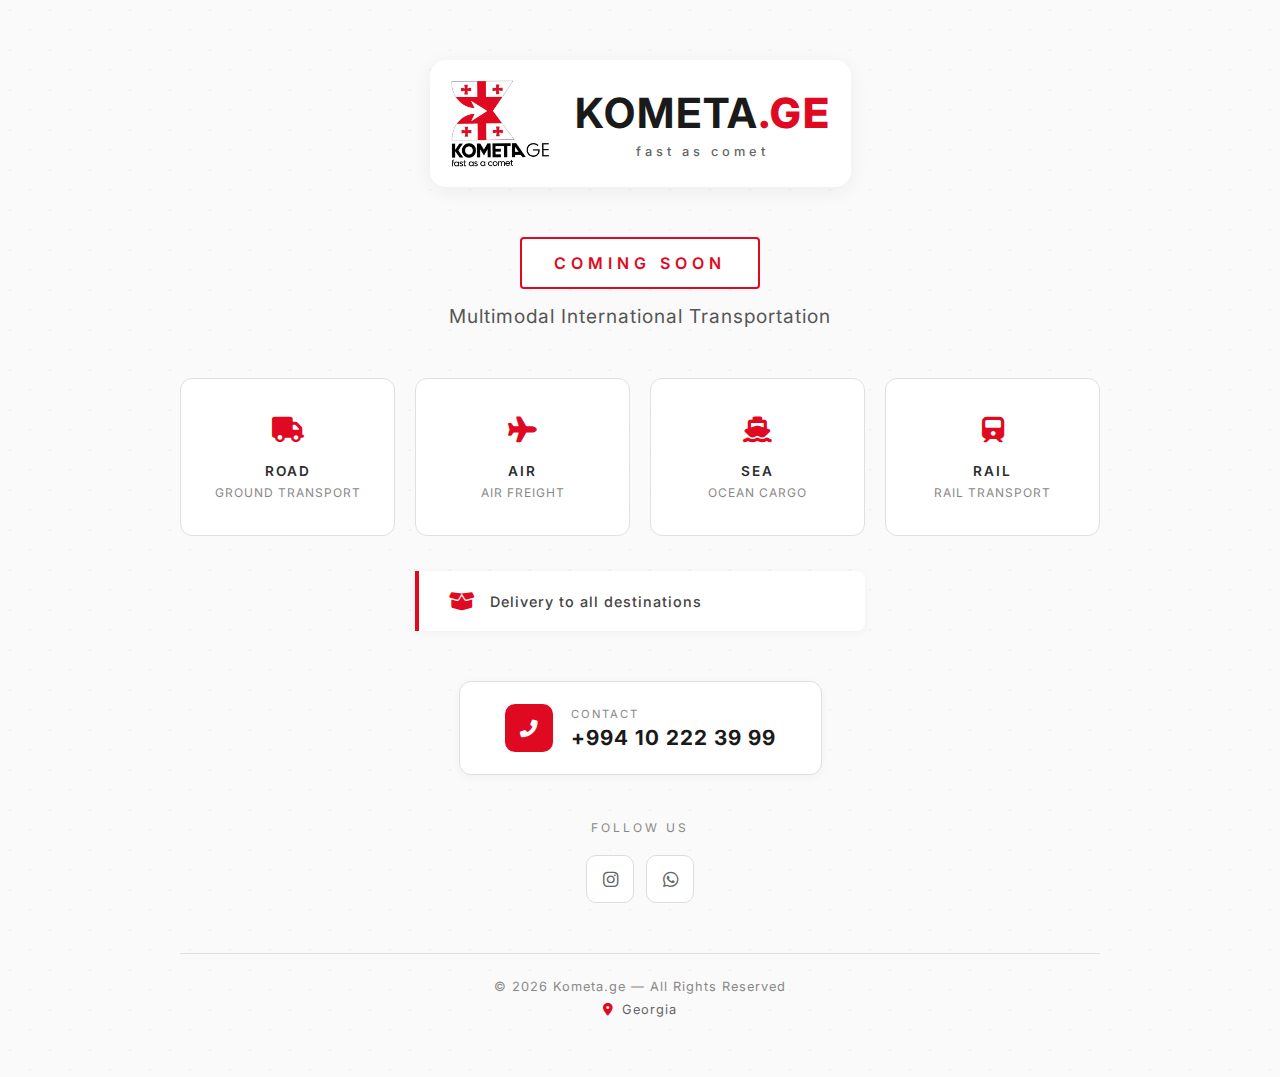
<file: index.html>
<!DOCTYPE html>
<html lang="en">
<head>
    <meta charset="UTF-8">
    <meta name="viewport" content="width=device-width, initial-scale=1.0">
    <link rel="shortcut icon" href="favicon.ico" type="image/x-icon">
    <title>Kometa.ge - Coming Soon | International Logistics</title>
    <link href="https://fonts.googleapis.com/css2?family=Inter:wght@300;400;500;600;700&display=swap" rel="stylesheet">
    <link rel="stylesheet" href="https://cdnjs.cloudflare.com/ajax/libs/font-awesome/6.4.0/css/all.min.css">
    <link rel="stylesheet" href="/assets/css/global.css">
</head>
<body>
    <div class="bg-pattern"></div>

    <div class="container">
        <!-- Logo Section -->
        <div class="logo-section">
            <div class="logo-container">
                <div class="logo-icon">
                
                    <img src="/assets/img/kometa-logo.svg"  loading="lazy" alt="">
                </div>
                <div>
                    <h1 class="company-name">KOMETA<span>.GE</span></h1>
                    <p class="tagline">Fast as Comet</p>
                </div>
            </div>
        </div>

        <!-- Main Content -->
        <div class="main-content">
            <div class="coming-soon">Coming Soon</div>
            <p class="subtitle">Multimodal International Transportation</p>
        </div>

        <!-- Services Section -->
        <div class="services-section">
            <div class="services-grid">
                <div class="service-card">
                    <div class="service-icon">
                        <i class="fas fa-truck"></i>
                    </div>
                    <div class="service-name">Road</div>
                    <div class="service-desc">Ground Transport</div>
                </div>
                <div class="service-card">
                    <div class="service-icon">
                        <i class="fas fa-plane"></i>
                    </div>
                    <div class="service-name">Air</div>
                    <div class="service-desc">Air Freight</div>
                </div>
                <div class="service-card">
                    <div class="service-icon">
                        <i class="fas fa-ship"></i>
                    </div>
                    <div class="service-name">Sea</div>
                    <div class="service-desc">Ocean Cargo</div>
                </div>
                <div class="service-card">
                    <div class="service-icon">
                        <i class="fas fa-train"></i>
                    </div>
                    <div class="service-name">Rail</div>
                    <div class="service-desc">Rail Transport</div>
                </div>
            </div>

            <div class="delivery-message">
                <i class="fas fa-box-open"></i>
                <span>Delivery to all destinations</span>
            </div>
        </div>

        <!-- Contact Section -->
        <div class="contact-section">
            <a href="tel:+994102223999" class="contact-card">
                <div class="contact-icon-main">
                    <i class="fas fa-phone-alt"></i>
                </div>
                <div class="contact-info">
                    <div class="contact-label">Contact</div>
                    <div class="contact-value">+994 10 222 39 99</div>
                </div>
            </a>
        </div>

        <!-- Social Media -->
        <div class="social-section">
            <p class="social-title">Follow Us</p>
            <div class="social-links">
                <a href="https://www.instagram.com/kometalogistics.ge/" target="_blank" class="social-link" aria-label="Instagram">
                    <i class="fab fa-instagram"></i>
                </a>
                <a href="https://wa.me/994102223999" target="_blank" class="social-link" aria-label="WhatsApp">
                    <i class="fab fa-whatsapp"></i>
                </a>
            </div>
        </div>

        <!-- Footer -->
        <div class="footer">
            <p class="footer-text">© 2026 Kometa.ge — All Rights Reserved</p>
            <div class="location">
                <i class="fas fa-map-marker-alt"></i>
                <span>Georgia</span>
            </div>
        </div>
    </div>
</body>
</html>
</file>
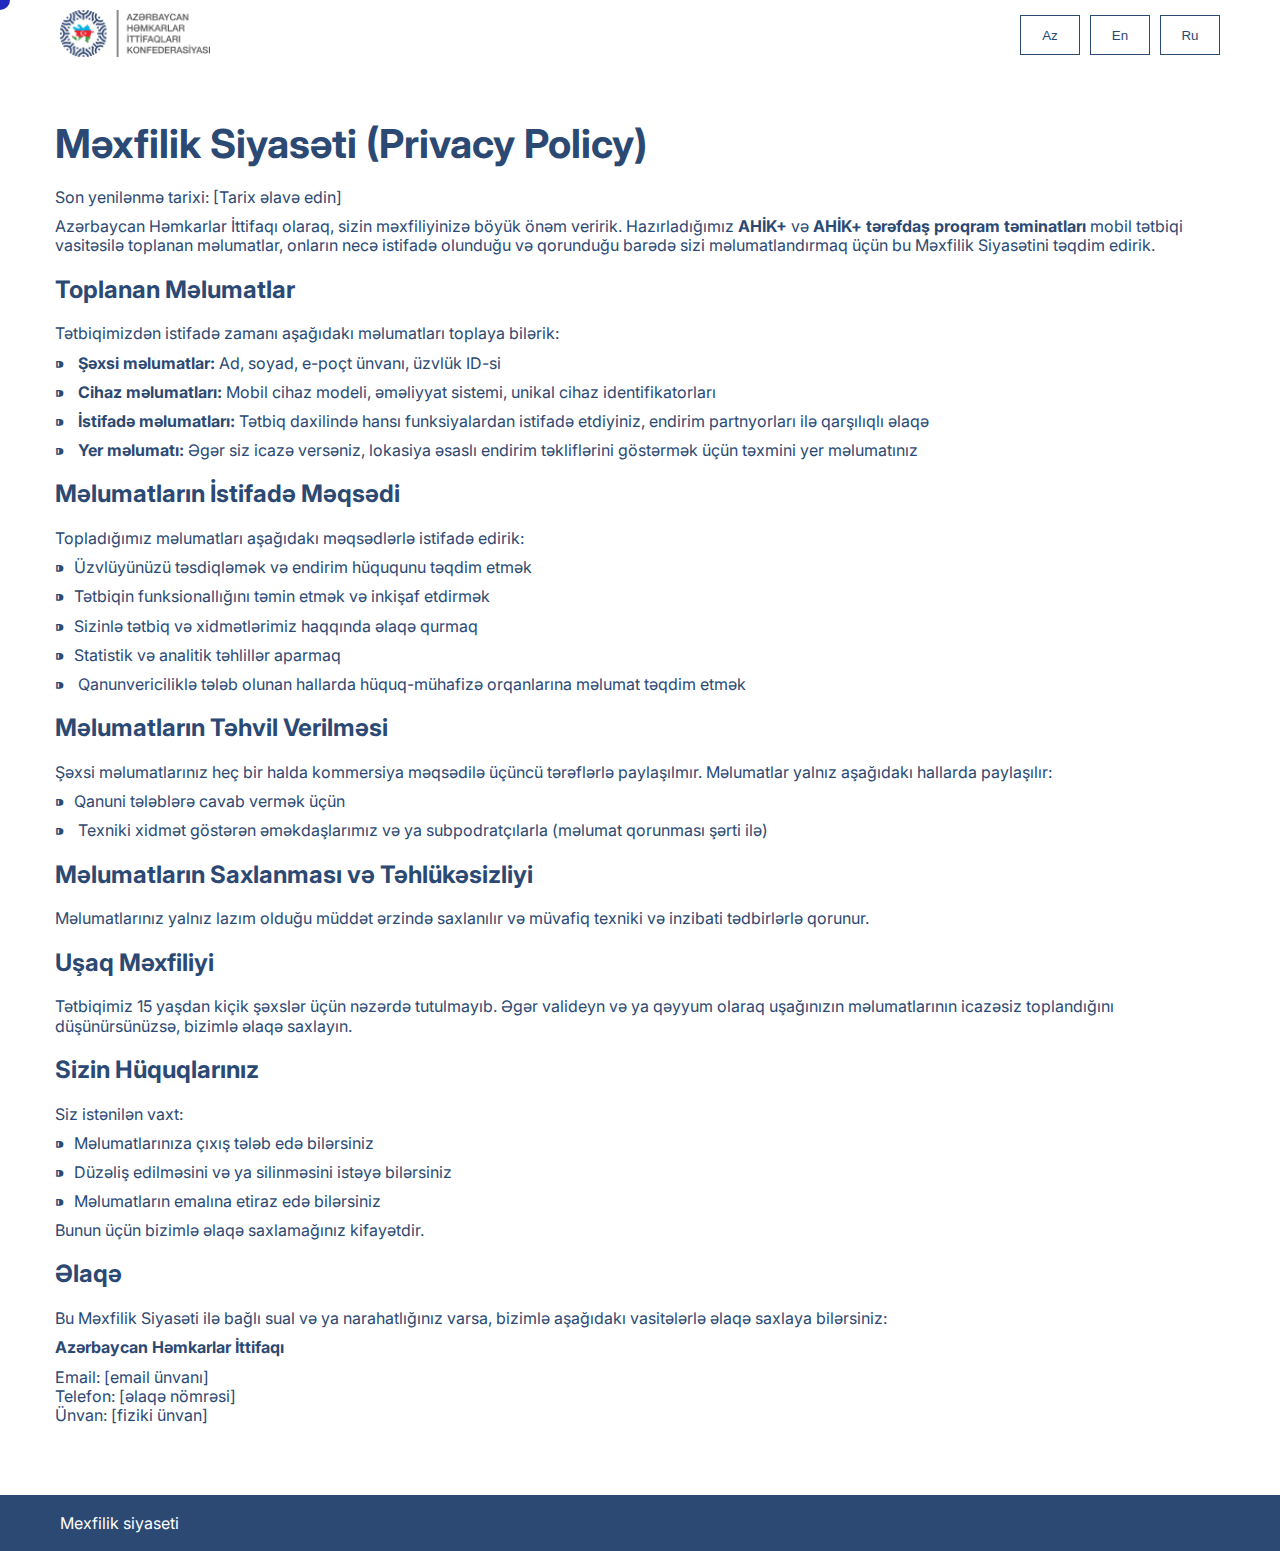
<file: privacy.html>
<!DOCTYPE html>
<html lang="en">
  <head>
    <meta charset="UTF-8" />
    <meta name="viewport" content="width=device-width, initial-scale=1.0" />
    <link rel="stylesheet" href="/assets/css/reset.css" />
    <link rel="stylesheet" href="/assets/css/style.css" />
    <link rel="preconnect" href="https://fonts.googleapis.com" />
    <link rel="preconnect" href="https://fonts.gstatic.com" crossorigin />
    <link
      href="https://fonts.googleapis.com/css2?family=Inter:ital,opsz,wght@0,14..32,100..900;1,14..32,100..900&display=swap"
      rel="stylesheet"
    />
    <script src="https://cdnjs.cloudflare.com/ajax/libs/gsap/3.11.4/gsap.min.js"></script>
    <script src="/assets/js/script.js"></script>
    <title>AHIIK-privacyF</title>
  </head>
  <body>
    <div class="cursor"></div>
    <div class="shape"></div>
    
    <header>
      <div class="container">
        <div class="header-wrapper">
          <a href="/">
            <img src="/assets/img/ahikLogo.png" alt="" />
          </a>

          <div class="language">
            <button class="lang-btn" onclick="changeLanguage('az')">Az</button>
            <button class="lang-btn" onclick="changeLanguage('en')">En</button>
            <button class="lang-btn" onclick="changeLanguage('ru')">Ru</button>
          </div>
        </div>
      </div>
    </header>
    <main>
      <section class="pravicy-section">
        <div class="container">
          <h1>Məxfilik Siyasəti (Privacy Policy)</h1>
          <div class="update-date">
            Son yenilənmə tarixi: [Tarix əlavə edin]
          </div>
          <p>
            Azərbaycan Həmkarlar İttifaqı olaraq, sizin məxfiliyinizə böyük önəm
            veririk. Hazırladığımız <strong>AHİK+</strong> və
            <strong>AHİK+ tərəfdaş proqram təminatları</strong> mobil tətbiqi
            vasitəsilə toplanan məlumatlar, onların necə istifadə olunduğu və
            qorunduğu barədə sizi məlumatlandırmaq üçün bu Məxfilik Siyasətini
            təqdim edirik.
          </p>

          <h2>Toplanan Məlumatlar</h2>
          <p>
            Tətbiqimizdən istifadə zamanı aşağıdakı məlumatları toplaya bilərik:
          </p>
          <ul>
            <li>
              <strong>Şəxsi məlumatlar:</strong> Ad, soyad, e-poçt ünvanı,
              üzvlük ID-si
            </li>
            <li>
              <strong>Cihaz məlumatları:</strong> Mobil cihaz modeli, əməliyyat
              sistemi, unikal cihaz identifikatorları
            </li>
            <li>
              <strong>İstifadə məlumatları:</strong> Tətbiq daxilində hansı
              funksiyalardan istifadə etdiyiniz, endirim partnyorları ilə
              qarşılıqlı əlaqə
            </li>
            <li>
              <strong>Yer məlumatı:</strong> Əgər siz icazə versəniz, lokasiya
              əsaslı endirim təkliflərini göstərmək üçün təxmini yer məlumatınız
            </li>
          </ul>

          <h2>Məlumatların İstifadə Məqsədi</h2>
          <p>Topladığımız məlumatları aşağıdakı məqsədlərlə istifadə edirik:</p>
          <ul>
            <li>Üzvlüyünüzü təsdiqləmək və endirim hüququnu təqdim etmək</li>
            <li>Tətbiqin funksionallığını təmin etmək və inkişaf etdirmək</li>
            <li>Sizinlə tətbiq və xidmətlərimiz haqqında əlaqə qurmaq</li>
            <li>Statistik və analitik təhlillər aparmaq</li>
            <li>
              Qanunvericiliklə tələb olunan hallarda hüquq-mühafizə orqanlarına
              məlumat təqdim etmək
            </li>
          </ul>

          <h2>Məlumatların Təhvil Verilməsi</h2>
          <p>
            Şəxsi məlumatlarınız heç bir halda kommersiya məqsədilə üçüncü
            tərəflərlə paylaşılmır. Məlumatlar yalnız aşağıdakı hallarda
            paylaşılır:
          </p>
          <ul>
            <li>Qanuni tələblərə cavab vermək üçün</li>
            <li>
              Texniki xidmət göstərən əməkdaşlarımız və ya subpodratçılarla
              (məlumat qorunması şərti ilə)
            </li>
          </ul>

          <h2>Məlumatların Saxlanması və Təhlükəsizliyi</h2>
          <p>
            Məlumatlarınız yalnız lazım olduğu müddət ərzində saxlanılır və
            müvafiq texniki və inzibati tədbirlərlə qorunur.
          </p>

          <h2>Uşaq Məxfiliyi</h2>
          <p>
            Tətbiqimiz 15 yaşdan kiçik şəxslər üçün nəzərdə tutulmayıb. Əgər
            valideyn və ya qəyyum olaraq uşağınızın məlumatlarının icazəsiz
            toplandığını düşünürsünüzsə, bizimlə əlaqə saxlayın.
          </p>

          <h2>Sizin Hüquqlarınız</h2>
          <p>Siz istənilən vaxt:</p>
          <ul>
            <li>Məlumatlarınıza çıxış tələb edə bilərsiniz</li>
            <li>Düzəliş edilməsini və ya silinməsini istəyə bilərsiniz</li>
            <li>Məlumatların emalına etiraz edə bilərsiniz</li>
          </ul>
          <p>Bunun üçün bizimlə əlaqə saxlamağınız kifayətdir.</p>

          <h2>Əlaqə</h2>
          <div class="contact-info">
            <p>
              Bu Məxfilik Siyasəti ilə bağlı sual və ya narahatlığınız varsa,
              bizimlə aşağıdakı vasitələrlə əlaqə saxlaya bilərsiniz:
            </p>
            <p>
              <strong>Azərbaycan Həmkarlar İttifaqı</strong><br />
              Email: [email ünvanı]<br />
              Telefon: [əlaqə nömrəsi]<br />
              Ünvan: [fiziki ünvan]
            </p>
          </div>
        </div>
      </section>
    </main>
    <footer>
      <div class="container">
        <a href="" id="privacyText">Mexfilik siyaseti</a>
      </div>
    </footer>
  </body>
</html>
</file>
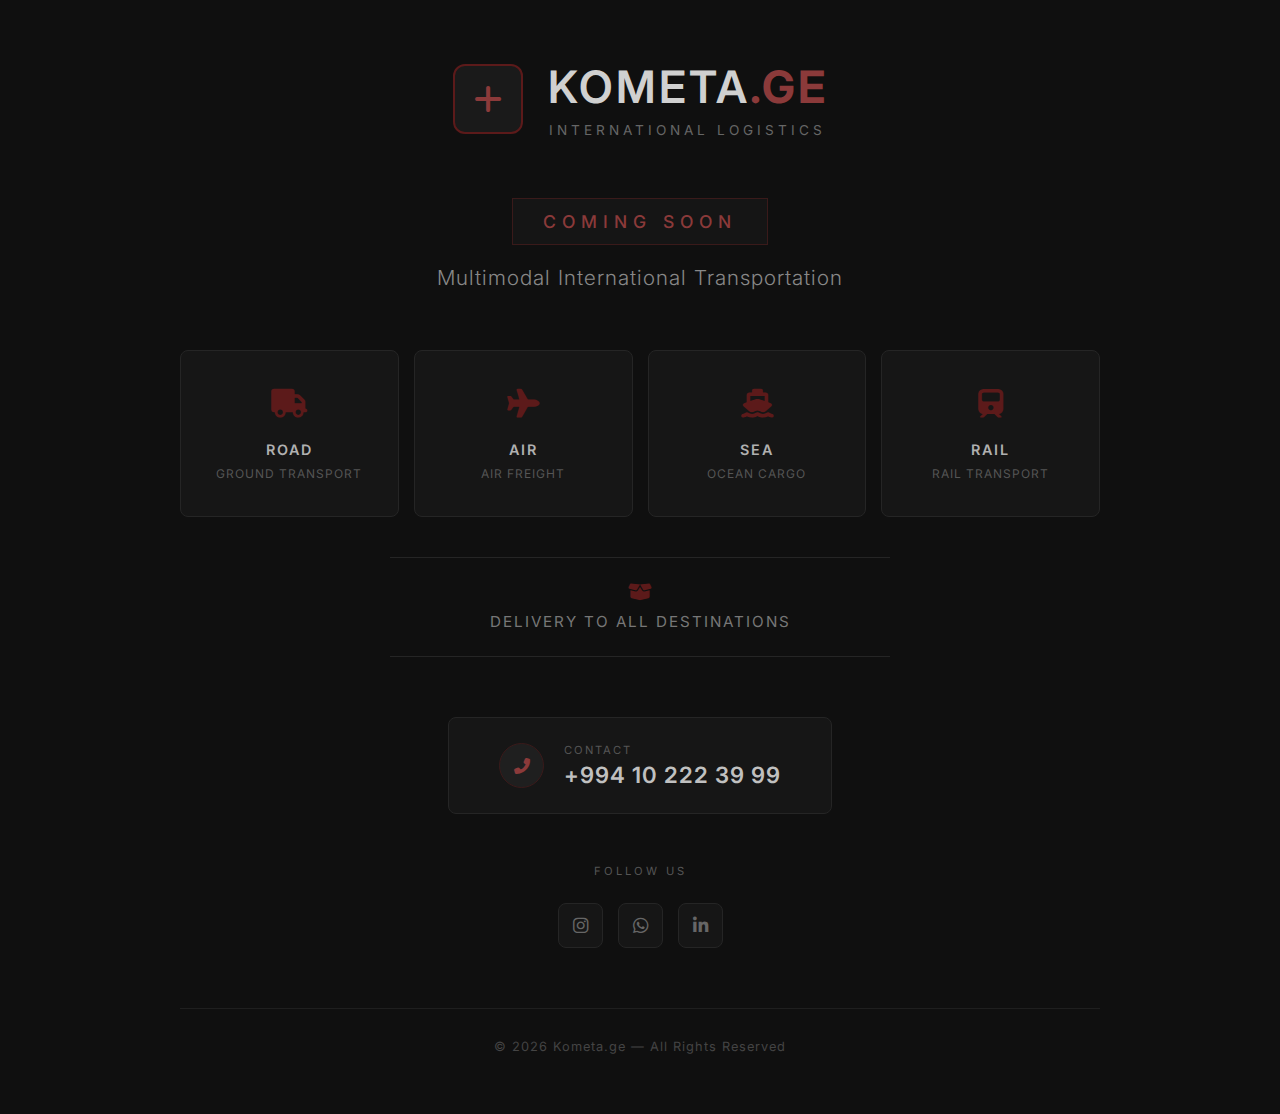
<file: second-index.html>
<!DOCTYPE html>
<html lang="en">
<head>
    <meta charset="UTF-8">
    <meta name="viewport" content="width=device-width, initial-scale=1.0">
    <title>Kometa.ge - Coming Soon | International Logistics</title>
    <link href="https://fonts.googleapis.com/css2?family=Inter:wght@300;400;500;600;700&display=swap" rel="stylesheet">
    <link rel="stylesheet" href="https://cdnjs.cloudflare.com/ajax/libs/font-awesome/6.4.0/css/all.min.css">
    <style>
        * {
            margin: 0;
            padding: 0;
            box-sizing: border-box;
        }

        body {
            font-family: 'Inter', -apple-system, BlinkMacSystemFont, sans-serif;
            background: #0f0f0f;
            min-height: 100vh;
            display: flex;
            align-items: center;
            justify-content: center;
            color: #e0e0e0;
            overflow-x: hidden;
            position: relative;
        }

        /* Subtle background texture */
        .bg-texture {
            position: absolute;
            top: 0;
            left: 0;
            width: 100%;
            height: 100%;
            opacity: 0.03;
            background-image: 
                linear-gradient(45deg, #333 25%, transparent 25%), 
                linear-gradient(-45deg, #333 25%, transparent 25%), 
                linear-gradient(45deg, transparent 75%, #333 75%), 
                linear-gradient(-45deg, transparent 75%, #333 75%);
            background-size: 20px 20px;
            background-position: 0 0, 0 10px, 10px -10px, -10px 0px;
            z-index: 0;
        }

        .container {
            text-align: center;
            z-index: 1;
            padding: 60px 40px;
            max-width: 1000px;
            width: 100%;
        }

        /* Logo Section - Minimal */
        .logo-section {
            margin-bottom: 60px;
            animation: fadeIn 1s ease-out;
        }

        .logo-container {
            display: inline-flex;
            align-items: center;
            gap: 25px;
        }

        .logo-icon {
            width: 70px;
            height: 70px;
            background: #1a1a1a;
            border: 2px solid #5c1a1a;
            border-radius: 12px;
            display: flex;
            align-items: center;
            justify-content: center;
            position: relative;
        }

        .logo-cross {
            font-size: 32px;
            color: #8b3a3a;
        }

        .company-name {
            font-size: 2.8rem;
            font-weight: 600;
            letter-spacing: 3px;
            color: #d0d0d0;
            text-transform: uppercase;
        }

        .company-name span {
            color: #8b3a3a;
            font-weight: 700;
        }

        .tagline {
            font-size: 0.85rem;
            color: #666;
            font-weight: 400;
            letter-spacing: 4px;
            text-transform: uppercase;
            margin-top: 8px;
        }

        /* Main Content */
        .main-content {
            margin: 50px 0;
            animation: fadeIn 1s ease-out 0.2s both;
        }

        .coming-soon {
            font-size: 1.1rem;
            font-weight: 500;
            color: #8b3a3a;
            text-transform: uppercase;
            letter-spacing: 6px;
            margin-bottom: 20px;
            padding: 12px 30px;
            border: 1px solid #3a1a1a;
            display: inline-block;
            background: #151515;
        }

        .subtitle {
            font-size: 1.3rem;
            color: #888;
            font-weight: 300;
            letter-spacing: 1px;
        }

        /* Services Grid - Dark Professional */
        .services-section {
            margin: 60px 0;
            animation: fadeIn 1s ease-out 0.4s both;
        }

        .services-grid {
            display: grid;
            grid-template-columns: repeat(4, 1fr);
            gap: 15px;
            margin: 40px 0;
        }

        .service-card {
            background: #161616;
            border: 1px solid #252525;
            border-radius: 8px;
            padding: 35px 20px;
            transition: all 0.3s ease;
            cursor: default;
        }

        .service-card:hover {
            background: #1a1a1a;
            border-color: #3a1a1a;
            transform: translateY(-3px);
        }

        .service-icon {
            font-size: 1.8rem;
            color: #5c1a1a;
            margin-bottom: 20px;
            transition: color 0.3s ease;
        }

        .service-card:hover .service-icon {
            color: #8b3a3a;
        }

        .service-name {
            font-size: 0.9rem;
            font-weight: 600;
            color: #b0b0b0;
            text-transform: uppercase;
            letter-spacing: 2px;
            margin-bottom: 8px;
        }

        .service-desc {
            font-size: 0.75rem;
            color: #555;
            text-transform: uppercase;
            letter-spacing: 1px;
        }

        /* Delivery Message */
        .delivery-message {
            border-top: 1px solid #252525;
            border-bottom: 1px solid #252525;
            padding: 25px;
            margin: 40px auto;
            max-width: 500px;
        }

        .delivery-message i {
            font-size: 1.2rem;
            color: #5c1a1a;
            margin-bottom: 10px;
        }

        .delivery-message span {
            display: block;
            font-size: 0.95rem;
            color: #777;
            letter-spacing: 2px;
            text-transform: uppercase;
        }

        /* Contact Section - Minimal */
        .contact-section {
            margin: 50px 0;
            animation: fadeIn 1s ease-out 0.6s both;
        }

        .contact-card {
            background: #161616;
            border: 1px solid #252525;
            border-radius: 8px;
            padding: 25px 50px;
            display: inline-flex;
            align-items: center;
            gap: 20px;
            transition: all 0.3s ease;
            text-decoration: none;
            color: #e0e0e0;
        }

        .contact-card:hover {
            background: #1a1a1a;
            border-color: #3a1a1a;
        }

        .contact-icon-main {
            width: 45px;
            height: 45px;
            background: #1f1f1f;
            border: 1px solid #3a1a1a;
            border-radius: 50%;
            display: flex;
            align-items: center;
            justify-content: center;
            font-size: 1rem;
            color: #8b3a3a;
        }

        .contact-info {
            text-align: left;
        }

        .contact-label {
            font-size: 0.7rem;
            color: #555;
            text-transform: uppercase;
            letter-spacing: 2px;
            margin-bottom: 4px;
        }

        .contact-value {
            font-size: 1.4rem;
            font-weight: 600;
            color: #c0c0c0;
            letter-spacing: 1px;
        }

        /* Social Media - Minimal */
        .social-section {
            margin-top: 50px;
            animation: fadeIn 1s ease-out 0.8s both;
        }

        .social-title {
            font-size: 0.7rem;
            color: #555;
            margin-bottom: 25px;
            text-transform: uppercase;
            letter-spacing: 3px;
        }

        .social-links {
            display: flex;
            justify-content: center;
            gap: 15px;
        }

        .social-link {
            width: 45px;
            height: 45px;
            background: #161616;
            border: 1px solid #252525;
            border-radius: 8px;
            display: flex;
            align-items: center;
            justify-content: center;
            font-size: 1.1rem;
            color: #666;
            transition: all 0.3s ease;
            text-decoration: none;
        }

        .social-link:hover {
            background: #1a1a1a;
            border-color: #3a1a1a;
            color: #8b3a3a;
            transform: translateY(-2px);
        }

        /* Footer */
        .footer {
            margin-top: 60px;
            padding-top: 30px;
            border-top: 1px solid #1f1f1f;
            animation: fadeIn 1s ease-out 1s both;
        }

        .footer-text {
            color: #444;
            font-size: 0.8rem;
            letter-spacing: 1px;
        }

        .location {
            display: flex;
            align-items: center;
            justify-content: center;
            gap: 8px;
            color: #555;
            font-size: 0.8rem;
            margin-top: 10px;
            letter-spacing: 1px;
        }

        /* Animations */
        @keyframes fadeIn {
            from {
                opacity: 0;
                transform: translateY(20px);
            }
            to {
                opacity: 1;
                transform: translateY(0);
            }
        }

        /* Responsive */
        @media (max-width: 768px) {
            .container {
                padding: 40px 20px;
            }
            
            .company-name {
                font-size: 2rem;
            }
            
            .services-grid {
                grid-template-columns: repeat(2, 1fr);
            }
            
            .contact-value {
                font-size: 1.1rem;
            }
            
            .coming-soon {
                font-size: 0.9rem;
                letter-spacing: 3px;
            }
        }

        @media (max-width: 480px) {
            .services-grid {
                grid-template-columns: 1fr;
            }
            
            .logo-container {
                flex-direction: column;
                gap: 15px;
            }
            
            .contact-card {
                flex-direction: column;
                text-align: center;
                padding: 20px 30px;
            }
            
            .contact-info {
                text-align: center;
            }
        }
    </style>
</head>
<body>
    <div class="bg-texture"></div>

    <div class="container">
        <!-- Logo Section -->
        <div class="logo-section">
            <div class="logo-container">
                <div class="logo-icon">
                    <i class="fas fa-plus logo-cross"></i>
                </div>
                <div>
                    <h1 class="company-name">KOMETA<span>.GE</span></h1>
                    <p class="tagline">International Logistics</p>
                </div>
            </div>
        </div>

        <!-- Main Content -->
        <div class="main-content">
            <div class="coming-soon">Coming Soon</div>
            <p class="subtitle">Multimodal International Transportation</p>
        </div>

        <!-- Services Section -->
        <div class="services-section">
            <div class="services-grid">
                <div class="service-card">
                    <div class="service-icon">
                        <i class="fas fa-truck"></i>
                    </div>
                    <div class="service-name">Road</div>
                    <div class="service-desc">Ground Transport</div>
                </div>
                <div class="service-card">
                    <div class="service-icon">
                        <i class="fas fa-plane"></i>
                    </div>
                    <div class="service-name">Air</div>
                    <div class="service-desc">Air Freight</div>
                </div>
                <div class="service-card">
                    <div class="service-icon">
                        <i class="fas fa-ship"></i>
                    </div>
                    <div class="service-name">Sea</div>
                    <div class="service-desc">Ocean Cargo</div>
                </div>
                <div class="service-card">
                    <div class="service-icon">
                        <i class="fas fa-train"></i>
                    </div>
                    <div class="service-name">Rail</div>
                    <div class="service-desc">Rail Transport</div>
                </div>
            </div>

            <div class="delivery-message">
                <i class="fas fa-box-open"></i>
                <span>Delivery to all destinations</span>
            </div>
        </div>

        <!-- Contact Section -->
        <div class="contact-section">
            <a href="tel:+994102223999" class="contact-card">
                <div class="contact-icon-main">
                    <i class="fas fa-phone-alt"></i>
                </div>
                <div class="contact-info">
                    <div class="contact-label">Contact</div>
                    <div class="contact-value">+994 10 222 39 99</div>
                </div>
            </a>
        </div>

        <!-- Social Media -->
        <div class="social-section">
            <p class="social-title">Follow Us</p>
            <div class="social-links">
                <a href="https://instagram.com/kometa.ge" target="_blank" class="social-link" aria-label="Instagram">
                    <i class="fab fa-instagram"></i>
                </a>
                <a href="https://wa.me/994102223999" target="_blank" class="social-link" aria-label="WhatsApp">
                    <i class="fab fa-whatsapp"></i>
                </a>
                <a href="https://linkedin.com/company/kometa-ge" target="_blank" class="social-link" aria-label="LinkedIn">
                    <i class="fab fa-linkedin-in"></i>
                </a>
            </div>
        </div>

        <!-- Footer -->
        <div class="footer">
            <p class="footer-text">© 2026 Kometa.ge — All Rights Reserved</p>
            <!-- <div class="location">
                <i class="fas fa-map-marker-alt"></i>
                <span>Georgia, Tbilisi</span>
            </div> -->
        </div>
    </div>
</body>
</html>
</file>
<file: assets/css/global.css>
* {
  margin: 0;
  padding: 0;
  box-sizing: border-box;
}

body {
  font-family:
    "Inter",
    -apple-system,
    BlinkMacSystemFont,
    sans-serif;
  background: #fafafa;
  min-height: 100vh;
  display: flex;
  align-items: center;
  justify-content: center;
  color: #2c2c2c;
  overflow-x: hidden;
  position: relative;
}

/* Subtle pattern */
.bg-pattern {
  position: absolute;
  top: 0;
  left: 0;
  width: 100%;
  height: 100%;
  opacity: 0.4;
  background-image:
    radial-gradient(circle at 25% 25%, #e8e8e8 1px, transparent 1px),
    radial-gradient(circle at 75% 75%, #e8e8e8 1px, transparent 1px);
  background-size: 40px 40px;
  z-index: 0;
}

.container {
  text-align: center;
  z-index: 1;
  padding: 60px 40px;
  max-width: 1000px;
  width: 100%;
}

/* Logo Section */
.logo-section {
  margin-bottom: 50px;
  animation: fadeIn 0.8s ease-out;
}

.logo-container {
  display: inline-flex;
  align-items: center;
  gap: 25px;
  padding: 20px;
  background: white;
  border-radius: 16px;
  box-shadow: 0 4px 20px rgba(0, 0, 0, 0.06);
}

.logo-icon {
  display: flex;
  align-items: center;
  justify-content: center;
}
.logo-icon img{
    max-width: 100px;
    height: auto;
}
.logo-cross {
  font-size: 28px;
  color: white;
}

.company-name {
  font-size: 2.6rem;
  font-weight: 700;
  letter-spacing: 2px;
  color: #1a1a1a;
  text-transform: uppercase;
}

.company-name span {
  color: #df0a22;
  font-weight: 800;
}

.tagline {
  font-size: 0.8rem;
  color: #666;
  font-weight: 500;
  letter-spacing: 4px;
  text-transform: lowercase;
  margin-top: 6px;
}

/* Main Content */
.main-content {
  margin: 40px 0;
  animation: fadeIn 0.8s ease-out 0.15s both;
}

.coming-soon {
  font-size: 1rem;
  font-weight: 600;
  color: #df0a22;
  text-transform: uppercase;
  letter-spacing: 5px;
  margin-bottom: 15px;
  padding: 14px 32px;
  background: white;
  border: 2px solid #df0a22;
  display: inline-block;
  border-radius: 4px;
}

.subtitle {
  font-size: 1.2rem;
  color: #555;
  font-weight: 400;
  letter-spacing: 1px;
}

/* Services Grid */
.services-section {
  margin: 50px 0;
  animation: fadeIn 0.8s ease-out 0.3s both;
}

.services-grid {
  display: grid;
  grid-template-columns: repeat(4, 1fr);
  gap: 20px;
  margin: 35px 0;
}

.service-card {
  background: white;
  border: 1px solid #e0e0e0;
  border-radius: 12px;
  padding: 35px 20px;
  transition: all 0.3s ease;
}

.service-card:hover {
  border-color: #df0a22;
  box-shadow: 0 8px 30px rgba(139, 21, 56, 0.08);
  transform: translateY(-4px);
}

.service-icon {
  font-size: 1.6rem;
  color: #df0a22;
  margin-bottom: 18px;
}

.service-name {
  font-size: 0.85rem;
  font-weight: 600;
  color: #2c2c2c;
  text-transform: uppercase;
  letter-spacing: 2px;
  margin-bottom: 6px;
}

.service-desc {
  font-size: 0.75rem;
  color: #888;
  text-transform: uppercase;
  letter-spacing: 1px;
}

/* Delivery Message */
.delivery-message {
  background: white;
  border-left: 4px solid #df0a22;
  padding: 20px 30px;
  margin: 30px auto;
  max-width: 450px;
  text-align: left;
  display: flex;
  align-items: center;
  gap: 15px;
  border-radius: 0 8px 8px 0;
  box-shadow: 0 2px 10px rgba(0, 0, 0, 0.04);
}

.delivery-message i {
  font-size: 1.3rem;
  color: #df0a22;
}

.delivery-message span {
  font-size: 0.9rem;
  color: #444;
  font-weight: 500;
  letter-spacing: 1px;
}

/* Contact Section */
.contact-section {
  margin: 40px 0;
  animation: fadeIn 0.8s ease-out 0.45s both;
}

.contact-card {
  background: white;
  border: 1px solid #e0e0e0;
  border-radius: 12px;
  padding: 22px 45px;
  display: inline-flex;
  align-items: center;
  gap: 18px;
  transition: all 0.3s ease;
  text-decoration: none;
  color: #2c2c2c;
  box-shadow: 0 2px 10px rgba(0, 0, 0, 0.04);
}

.contact-card:hover {
  border-color: #df0a22;
  box-shadow: 0 8px 30px rgba(139, 21, 56, 0.1);
}

.contact-icon-main {
  width: 48px;
  height: 48px;
  background: #df0a22;
  border-radius: 10px;
  display: flex;
  align-items: center;
  justify-content: center;
  font-size: 1.1rem;
  color: white;
}

.contact-info {
  text-align: left;
}

.contact-label {
  font-size: 0.7rem;
  color: #888;
  text-transform: uppercase;
  letter-spacing: 2px;
  margin-bottom: 4px;
}

.contact-value {
  font-size: 1.3rem;
  font-weight: 700;
  color: #1a1a1a;
  letter-spacing: 1px;
}

/* Social Media */
.social-section {
  margin-top: 45px;
  animation: fadeIn 0.8s ease-out 0.6s both;
}

.social-title {
  font-size: 0.75rem;
  color: #888;
  margin-bottom: 20px;
  text-transform: uppercase;
  letter-spacing: 3px;
}

.social-links {
  display: flex;
  justify-content: center;
  gap: 12px;
}

.social-link {
  width: 48px;
  height: 48px;
  background: white;
  border: 1px solid #ddd;
  border-radius: 10px;
  display: flex;
  align-items: center;
  justify-content: center;
  font-size: 1.1rem;
  color: #666;
  transition: all 0.3s ease;
  text-decoration: none;
}

.social-link:hover {
  background: #df0a22;
  border-color: #df0a22;
  color: white;
  transform: translateY(-3px);
}

/* Footer */
.footer {
  margin-top: 50px;
  padding-top: 25px;
  border-top: 1px solid #e0e0e0;
  animation: fadeIn 0.8s ease-out 0.75s both;
}

.footer-text {
  color: #888;
  font-size: 0.8rem;
  letter-spacing: 1px;
}

.location {
  display: flex;
  align-items: center;
  justify-content: center;
  gap: 8px;
  color: #666;
  font-size: 0.8rem;
  margin-top: 8px;
  letter-spacing: 1px;
}

.location i {
  color: #df0a22;
}

/* Animations */
@keyframes fadeIn {
  from {
    opacity: 0;
    transform: translateY(15px);
  }
  to {
    opacity: 1;
    transform: translateY(0);
  }
}

/* Responsive */
@media (max-width: 768px) {
  .container {
    padding: 40px 20px;
  }

  .logo-container {
    flex-direction: column;
    padding: 25px 35px;
  }

  .company-name {
    font-size: 2rem;
  }

  .services-grid {
    grid-template-columns: repeat(2, 1fr);
    gap: 15px;
  }

  .contact-value {
    font-size: 1.1rem;
  }

  .coming-soon {
    font-size: 0.85rem;
    letter-spacing: 3px;
    padding: 12px 24px;
  }
}

@media (max-width: 480px) {
  .services-grid {
    grid-template-columns: 1fr;
  }

  .contact-card {
    flex-direction: column;
    text-align: center;
    padding: 20px 35px;
  }

  .contact-info {
    text-align: center;
  }

  .delivery-message {
    flex-direction: column;
    text-align: center;
    border-left: none;
    border-top: 4px solid #df0a22;
    border-radius: 8px;
  }
}
</file>
<file: assets/css/style.css>
body {
  min-height: 100vh;
  overflow-x: hidden;
}

*,
*::before,
*::after {
  cursor: none;
}

.container {
  max-width: 1170px;
  margin: 0 auto;
  padding: 0 20px;
}
main {
  background: transparent;
  position: relative;
  min-height: calc(100vh - 56px);
}
body {
  font-family: "Inter", sans-serif;
}
header {
  background-color: #fff;
  position: absolute;
  top: 0;
  z-index: 9999;
  width: 100%;
  padding: 10px 0;
}

.container {
  width: 100%;
  max-width: 1200px;
  margin: 0 auto;
  padding: 0 20px;
}

.header-wrapper {
  display: flex;
  justify-content: space-between;
  align-items: center;
}

.header-wrapper a img {
  width: 150px;
}

.language {
  display: flex;
  gap: 10px;
}

.language button {
  background-color: transparent;
  border: 1px solid #2b4973;
  width: 40px;
  height: 40px;
  text-transform: capitalize;
  cursor: pointer;
  transition: 0.3s ease-in-out;
  color: #2b4973;
}

.language button:hover {
  background-color: #2b4973;
  color: #fff;
}
.lang-btn.active {
  background-color: #2b4973;
  color: #fff;
}

/* Hero content stil ayarları */

.hero_content h1 {
  font-size: 40px;
  color: #2b4973;
  max-width: fit-content;
  margin-bottom: 20px;
  white-space: nowrap;
  font-weight: 900;
  overflow: hidden;
  display: inline-block;
  border-right: 0.1em solid #2b4973;
  width: 0;
  animation: typing 4s steps(40) 0.75s infinite,
    blinkCaret 0.75s step-end infinite;
  background: -webkit-linear-gradient(#eeeeee37, #2b4973);
  -webkit-background-clip: text;
  -webkit-text-fill-color: transparent;
}
@keyframes typing {
  from {
    width: 100%;
  }
  to {
    width: 0%;
  }
}

/* Blinking cursor effect */
@keyframes blinkCaret {
  50% {
    border-color: transparent;
  }
}

.hero_content a {
  display: inline-block;
  padding: 10px 20px;
  background-color: #007bff;
  color: white;
  text-decoration: none;
  font-size: 16px;
  border-radius: 5px;
}

.hero_content a:hover {
  background-color: #0056b3;
}
@media screen and (min-width: 992px) {
  .hero_content h1 {
    font-size: 60px;
  }
  .language button {
    width: 60px;
    height: 40px;
  }
}
/* Footer stil ayarları */
footer {
  background-color: #2b4973;
  padding: 20px 0;
  position: relative;
  z-index: 9999;
}

footer a {
  color: #fff;
  text-decoration: none;
}

footer a:hover {
  text-decoration: underline;
}

.pravicy-section {
  padding: 120px 0 60px;
  min-height: 100vh;
  margin-right: 10px;
  color: #2b4973;
  line-height: 1.2;
}
.pravicy-section h1 {
  color: #2b4973;
  font-size: 28px;
  margin-bottom: 20px;
}
.update-date {
  margin-bottom: 10px;
}
.pravicy-section h2 {
  color: #2b4973;
  margin: 20px 0;
}
.pravicy-section strong {
  font-weight: bold;
}
.pravicy-section p {
  margin-bottom: 10px;
}
.pravicy-section ul li {
  margin-bottom: 10px;
}
.pravicy-section ul li:before,
.pravicy-section ol li:before {
  content: "⁍";
  margin-right: 10px;
  color: #2b4973;
}
.contact-info p strong {
  margin-bottom: 10px;
  display: inline-block;
}
@media screen and (min-width: 992px) {
  .pravicy-section h1 {
    font-size: 40px;
  }
}
/* Shapes container */
.shapes {
  position: absolute;
  height: 100vh;
  width: 100vw;
  overflow: hidden;
}

/* Shape Styles */
.shape {
  will-change: transform;
  position: absolute;
  border-radius: 50%;
  pointer-events: none;
}

/* Shape Color and Size */
.shape-1 {
  background: #005ffe;
  width: 650px;
  height: 650px;
  margin: -325px 0 0 -325px;
}

.shape-2 {
  background: #ffe5e3;
  width: 440px;
  height: 440px;
  margin: -220px 0 0 -220px;
}

.shape-3 {
  background: #ffcc57;
  width: 270px;
  height: 270px;
  margin: -135px 0 0 -135px;
}

/* Content Styling */
.hero_content {
  position: absolute;
  top: 0;
  left: 0;
  display: flex;
  justify-content: center;
  align-items: center;
  padding: 80px 20px;
  min-height: 100vh;
  width: 100vw;
  background: #f4f4f4;
  mix-blend-mode: screen;
}

/* Cursor Styling */
.cursor {
  position: fixed;
  background: #2128bd;
  width: 20px;
  height: 20px;
  margin: -10px 0 0 -10px;
  border-radius: 50%;
  will-change: transform;
  user-select: none;
  pointer-events: none;
  z-index: 10000;
  transition: transform 0.1s ease-out;
}

/* Selection Styling */
::selection {
  color: #fff;
  background: #2128bd;
}
</file>
